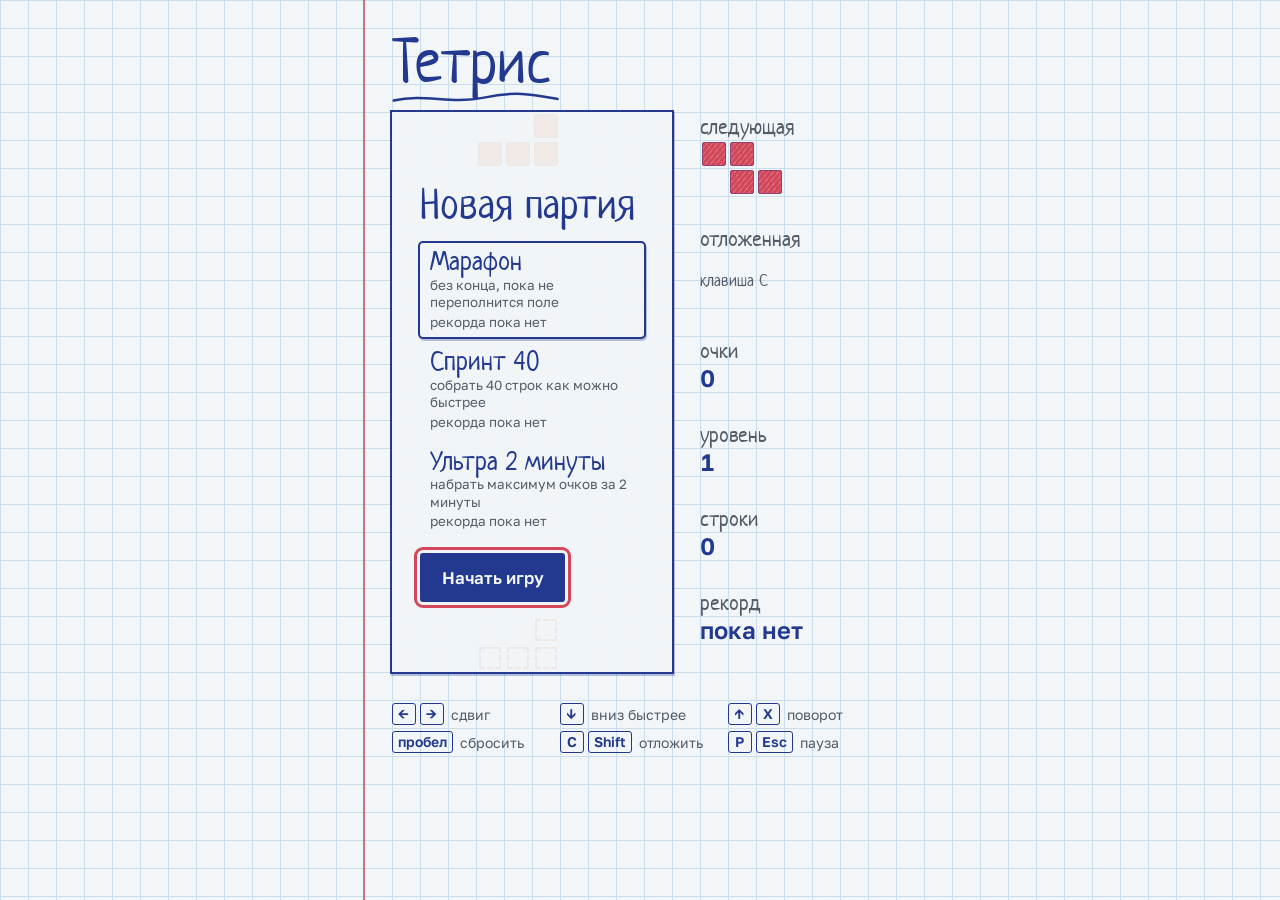
<file: practices/practice_04/tetris/index.html>
<!doctype html>
<html lang="ru">
  <head>
    <meta charset="utf-8" />
    <meta name="viewport" content="width=device-width, initial-scale=1" />
    <title>Тетрис</title>
    <meta name="description" content="Тетрис на листе в клетку: собирайте полные строки." />
    <link rel="preconnect" href="https://fonts.googleapis.com" />
    <link rel="preconnect" href="https://fonts.gstatic.com" crossorigin />
    <link
      rel="stylesheet"
      href="https://fonts.googleapis.com/css2?family=Golos+Text:wght@400;600&family=Neucha&display=swap"
    />
    <link rel="stylesheet" href="src/styles.css" />
    <script type="module" src="src/ui.js"></script>
  </head>
  <body>
    <main class="sheet">
      <div class="layout">
        <h1 class="title">
          Тетрис
          <svg class="title-underline" viewBox="0 0 200 12" preserveAspectRatio="none" aria-hidden="true">
            <path d="M2 8 C 40 3, 70 11, 110 6 S 170 4, 198 7" />
          </svg>
        </h1>

        <section class="board-wrap" id="board-wrap" tabindex="-1" aria-label="Игровое поле">
          <div class="board" id="board" aria-hidden="true"></div>

          <div class="caption" id="caption" aria-hidden="true" hidden></div>

          <div class="overlay" id="screen-start" role="dialog" aria-labelledby="start-title">
            <h2 class="overlay-title" id="start-title">Новая партия</h2>
            <div class="modes" id="mode-list" role="group" aria-label="Режим игры"></div>
            <button class="button" type="button" id="start-button" autofocus>Начать игру</button>
          </div>

          <div class="overlay" id="screen-pause" role="dialog" aria-labelledby="pause-title" hidden>
            <h2 class="overlay-title overlay-title--mark" id="pause-title">Пауза</h2>
            <p class="overlay-text" id="pause-time-line" hidden>Время остановлено: <strong id="pause-time"></strong></p>
            <p class="overlay-text">Нажмите P или Esc, чтобы продолжить.</p>
            <div class="overlay-actions">
              <button class="button" type="button" id="resume-button">Продолжить</button>
              <button class="button button--quiet" type="button" id="menu-button">К выбору режима</button>
            </div>
          </div>

          <div class="overlay" id="screen-over" role="dialog" aria-labelledby="over-title" hidden>
            <h2 class="overlay-title overlay-title--mark" id="over-title">Игра окончена</h2>
            <div aria-live="polite">
              <p class="overlay-text" id="over-summary"></p>
              <p class="overlay-text" id="over-best" hidden></p>
              <p class="overlay-mark" id="over-mark" hidden>Это новый рекорд.</p>
            </div>
            <div class="overlay-actions">
              <button class="button" type="button" id="again-button">Играть снова</button>
              <button class="button button--quiet" type="button" id="modes-button">Выбрать режим</button>
            </div>
          </div>
        </section>

        <aside class="side" aria-label="Состояние игры">
          <div class="stat stat--next">
            <span class="label" id="next-label">следующая</span>
            <div class="preview" id="next" role="img" aria-labelledby="next-label"></div>
          </div>
          <div class="stat stat--next">
            <span class="label" id="hold-label">отложенная</span>
            <div class="preview preview--hold" id="hold" role="img" aria-labelledby="hold-label">
              <span class="hold-hint" id="hold-hint"><span class="hint-keys">клавиша C</span><span class="hint-touch">кнопка ⇄</span></span>
            </div>
          </div>
          <div class="stat" id="time-stat" hidden>
            <span class="label" id="time-label">время</span>
            <output class="value" id="time" aria-labelledby="time-label">0:00,00</output>
          </div>
          <div class="stat">
            <span class="label" id="score-label">очки</span>
            <output class="value" id="score" aria-labelledby="score-label">0</output>
          </div>
          <div class="stat" id="level-stat">
            <span class="label" id="level-label">уровень</span>
            <output class="value" id="level" aria-labelledby="level-label">1</output>
          </div>
          <div class="stat" id="lines-stat">
            <span class="label" id="lines-label">строки</span>
            <output class="value" id="lines" aria-labelledby="lines-label">0</output>
          </div>
          <div class="stat" id="record-stat" hidden>
            <span class="label" id="record-label">рекорд</span>
            <output class="value" id="record" aria-labelledby="record-label">0</output>
          </div>
        </aside>

        <dl class="keys" aria-label="Клавиши">
          <div><dt><kbd>←</kbd> <kbd>→</kbd></dt><dd>сдвиг</dd></div>
          <div><dt><kbd>↓</kbd></dt><dd>вниз быстрее</dd></div>
          <div><dt><kbd>↑</kbd> <kbd>X</kbd></dt><dd>поворот</dd></div>
          <div><dt><kbd>пробел</kbd></dt><dd>сбросить</dd></div>
          <div><dt><kbd>C</kbd> <kbd>Shift</kbd></dt><dd>отложить</dd></div>
          <div><dt><kbd>P</kbd> <kbd>Esc</kbd></dt><dd>пауза</dd></div>
        </dl>

        <div class="touch" aria-label="Кнопки управления">
          <button class="touch-button" type="button" data-action="left" aria-label="Сдвиг влево">←</button>
          <button class="touch-button" type="button" data-action="rotate" aria-label="Поворот">↻</button>
          <button class="touch-button" type="button" data-action="right" aria-label="Сдвиг вправо">→</button>
          <button class="touch-button" type="button" data-action="soft" aria-label="Вниз быстрее">↓</button>
          <button class="touch-button" type="button" data-action="hard" aria-label="Сбросить вниз">⤓</button>
          <button class="touch-button" type="button" data-action="hold" aria-label="Отложить фигуру">⇄</button>
          <button class="touch-button" type="button" data-action="pause" aria-label="Пауза">ǁ</button>
        </div>

        <p class="visually-hidden" id="announcer" aria-live="polite"></p>
      </div>
    </main>
  </body>
</html>
</file>
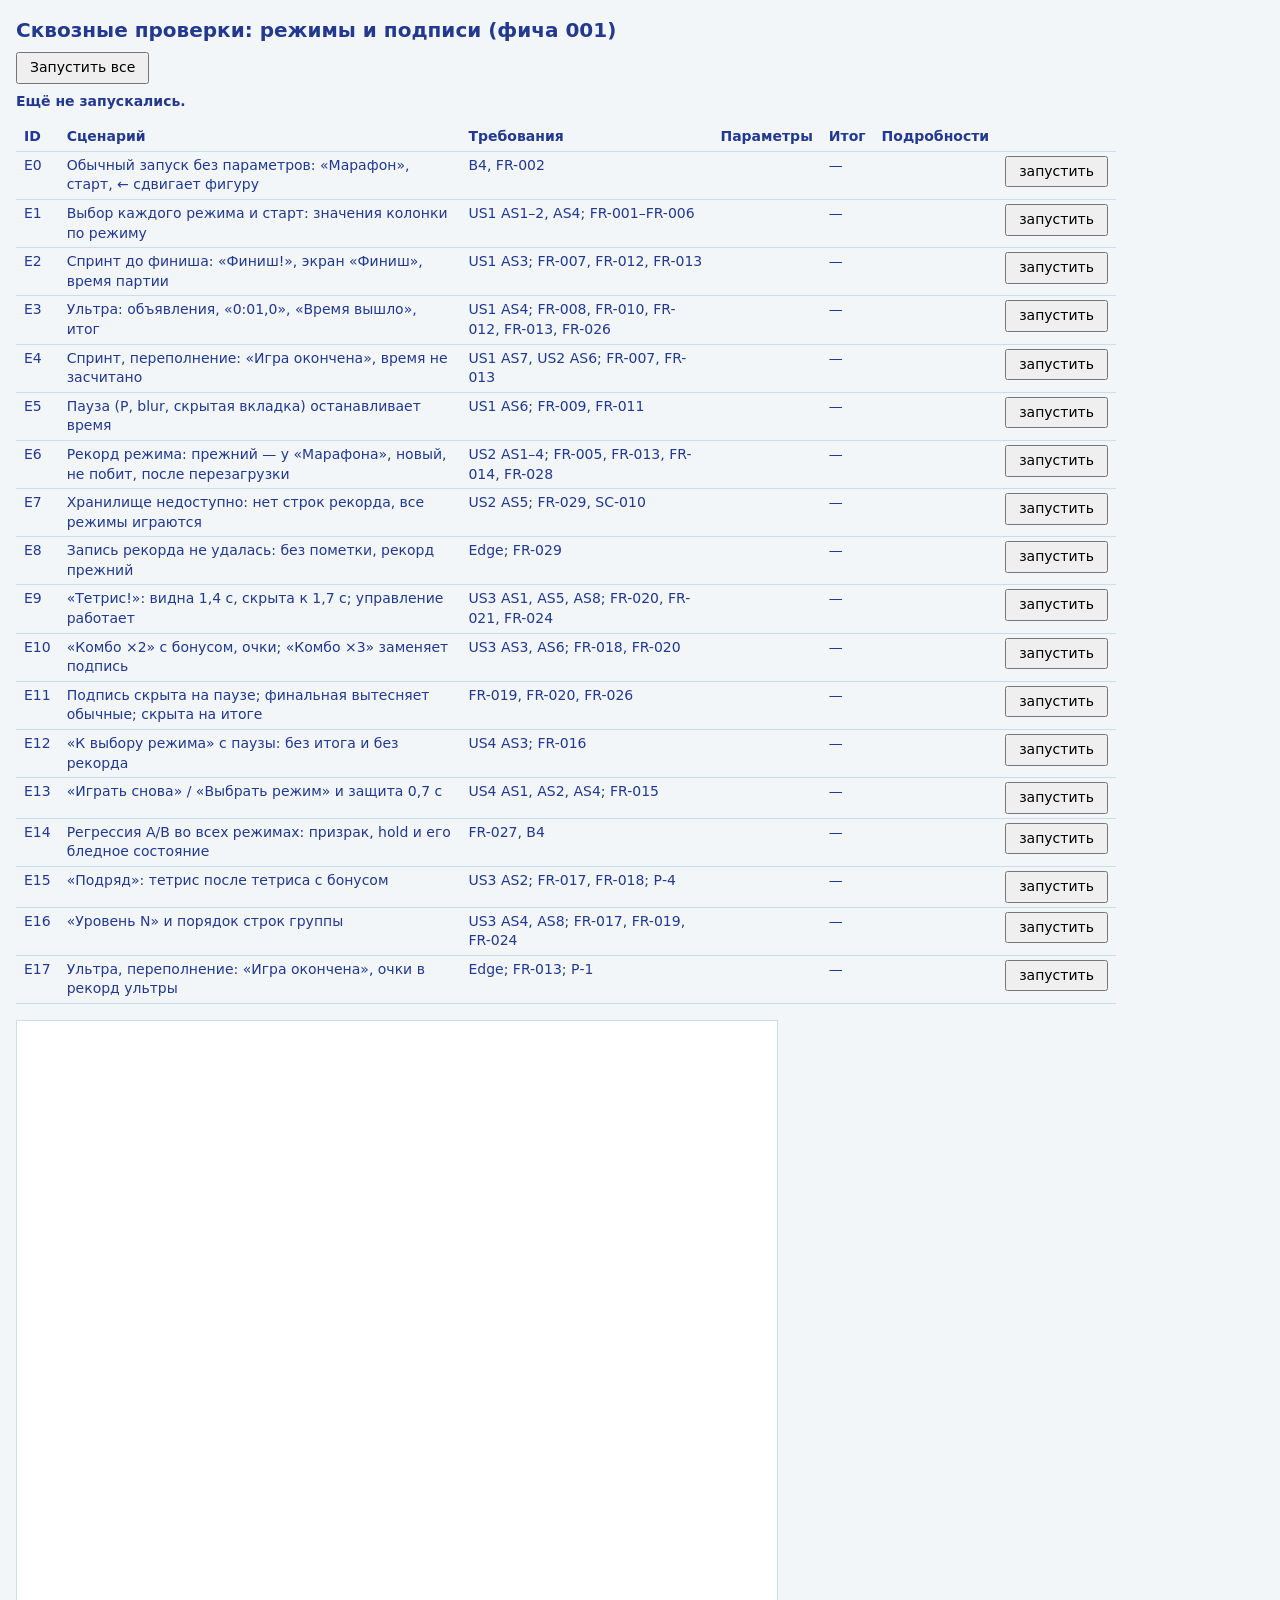
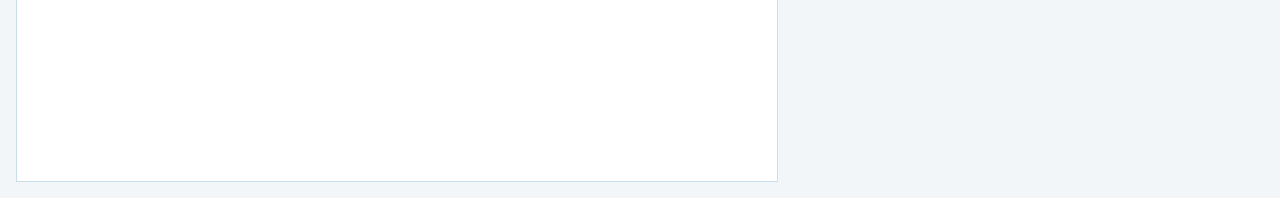
<file: practices/practice_04/tetris/tests/e2e/index.html>
<!doctype html>
<html lang="ru">
  <head>
    <meta charset="utf-8" />
    <meta name="viewport" content="width=device-width, initial-scale=1" />
    <title>e2e: тетрис</title>
    <style>
      /* Служебная страница проверок, не часть игры: системные шрифты, без внешних ресурсов. */
      :root {
        --ink: #22398f;
        --graphite: #555b66;
        --pass: #2f9b67;
        --fail: #d2475a;
        --paper: #f2f6f9;
      }
      body {
        margin: 0;
        padding: 16px;
        background: var(--paper);
        color: var(--ink);
        font: 14px/1.4 system-ui, sans-serif;
      }
      h1 {
        margin: 0 0 8px;
        font-size: 20px;
      }
      #summary {
        margin: 8px 0 12px;
        font-weight: 600;
      }
      table {
        border-collapse: collapse;
        width: 100%;
        max-width: 1100px;
      }
      th,
      td {
        padding: 4px 8px;
        border-bottom: 1px solid #c9ddea;
        text-align: left;
        vertical-align: top;
      }
      td.params,
      td.details {
        color: var(--graphite);
        font-size: 12px;
        word-break: break-word;
      }
      td.PASS {
        color: var(--pass);
        font-weight: 600;
      }
      td.FAIL {
        color: var(--fail);
        font-weight: 600;
      }
      button {
        font: inherit;
        padding: 4px 12px;
      }
      iframe {
        display: block;
        width: 760px;
        height: 760px;
        max-width: 100%;
        margin-top: 16px;
        border: 1px solid #c9ddea;
        background: #fff;
      }
    </style>
  </head>
  <body>
    <h1>Сквозные проверки: режимы и подписи (фича 001)</h1>
    <button type="button" id="run-all">Запустить все</button>
    <p id="summary" aria-live="polite">Ещё не запускались.</p>
    <table>
      <thead>
        <tr><th>ID</th><th>Сценарий</th><th>Требования</th><th>Параметры</th><th>Итог</th><th>Подробности</th><th></th></tr>
      </thead>
      <tbody id="rows"></tbody>
    </table>
    <iframe id="game" title="Игра под проверкой"></iframe>

    <script type="module">
      import { scenarios, runScenario } from "./harness.js";
      import "./scenarios/base.js";
      import "./scenarios/us1.js";
      import "./scenarios/us2.js";
      import "./scenarios/us3.js";
      import "./scenarios/us4.js";

      const order = (id) => Number(id.slice(1));
      scenarios.sort((a, b) => order(a.id) - order(b.id));

      const frame = document.getElementById("game");
      const rows = document.getElementById("rows");
      const summary = document.getElementById("summary");
      const results = new Map();
      const cells = new Map();

      for (const item of scenarios) {
        const tr = document.createElement("tr");
        tr.innerHTML = `<td>${item.id}</td><td>${item.title}</td><td>${item.refs}</td><td class="params"></td><td class="status">—</td><td class="details"></td><td><button type="button">запустить</button></td>`;
        tr.querySelector("button").addEventListener("click", () => runList([item]));
        rows.append(tr);
        cells.set(item.id, tr);
      }

      function show(result) {
        const tr = cells.get(result.id);
        tr.querySelector(".params").textContent = result.params;
        const status = tr.querySelector(".status");
        status.textContent = result.status;
        status.className = `status ${result.status}`;
        tr.querySelector(".details").textContent = result.details;
      }

      function report(done) {
        const all = [...results.values()];
        const passed = all.filter((r) => r.status === "PASS").length;
        const text = `${passed} из ${all.length} PASS`;
        summary.textContent = done ? text : `${text} — идёт прогон…`;
        if (done) document.title = `e2e: ${passed === all.length && all.length > 0 ? "PASS" : "FAIL"}`;
      }

      let running = false;
      async function runList(list) {
        if (running) return;
        running = true;
        if (list.length > 1) results.clear();
        document.title = "e2e: идёт прогон";
        for (const item of list) {
          cells.get(item.id).querySelector(".status").textContent = "…";
          const result = await runScenario(frame, item);
          results.set(item.id, result);
          show(result);
          report(false);
        }
        report(true);
        running = false;
      }

      document.getElementById("run-all").addEventListener("click", () => runList(scenarios));
      if (new URLSearchParams(location.search).has("run")) runList(scenarios);
    </script>
  </body>
</html>
</file>
<file: practices/practice_04/tetris/src/styles.css>
/* «Тетрадь в клетку»: план — docs/design-plan.md.
   Цвета, размер клетки и шрифты — только здесь, в :root; ниже — ссылки на них. */

:root {
  --paper: #f2f6f9;
  --grid: #c9ddea;
  --ink: #22398f;
  --graphite: #555b66;
  --mark: #d2475a;

  --piece-i: #3a7bd5;
  --piece-o: #e8a317;
  --piece-t: #8e4fc2;
  --piece-s: #2f9b67;
  --piece-z: #d2475a;
  --piece-j: #22398f;
  --piece-l: #e5782f;

  --font-hand: "Neucha", "Segoe Print", "Bradley Hand", cursive;
  --font-text: "Golos Text", "Segoe UI", system-ui, sans-serif;

  --cell: 28px;
  --side-cols: 7;
  --layout-cols: 20;
}

@media (max-height: 820px) {
  :root {
    --cell: 24px;
  }
}

@media (max-height: 640px) {
  :root {
    --cell: 20px;
  }
}

/* 17 колонок × 21px = 357px — помещается в 360px. */
@media (max-width: 599px) {
  :root {
    --cell: 21px;
    --side-cols: 4;
    --layout-cols: 17;
  }
}

/* ---------- лист ---------- */

* {
  box-sizing: border-box;
}

/* Атрибут hidden сильнее display у блоков (.stat, .overlay-text и др.). */
[hidden] {
  display: none !important;
}

.visually-hidden {
  position: absolute;
  width: 1px;
  height: 1px;
  margin: -1px;
  overflow: hidden;
  clip: rect(0 0 0 0);
  white-space: nowrap;
}

html {
  background: var(--paper);
  color: var(--ink);
  font-family: var(--font-text);
}

body {
  margin: 0;
  background: var(--paper);
}

.sheet {
  min-height: 100vh;
  min-height: 100dvh;
  padding-block: var(--cell);
  overflow: clip;
  background-color: var(--paper);
  background-image:
    linear-gradient(to right, var(--grid) 1px, transparent 1px),
    linear-gradient(to bottom, var(--grid) 1px, transparent 1px);
  background-size: var(--cell) var(--cell);
}

/* Сетка раскладки совпадает с сеткой листа: все дорожки — ровно одна клетка,
   отступ слева округлён до целой клетки. */
.layout {
  --layout-w: calc(var(--cell) * var(--layout-cols));
  position: relative;
  display: grid;
  grid-template-columns:
    [margin] var(--cell) var(--cell)
    [board] repeat(10, var(--cell))
    [mid] var(--cell)
    [side] repeat(var(--side-cols), var(--cell));
  grid-template-rows:
    repeat(3, var(--cell))
    [field] repeat(20, var(--cell))
    var(--cell)
    [touch] repeat(2, var(--cell));
  width: var(--layout-w);
  margin-left: var(--cell);
  margin-left: max(0px, round(down, calc((100% - var(--layout-w)) / 2), var(--cell)));
}

/* Красная линия полей. */
.layout::before {
  content: "";
  position: absolute;
  top: -100vh;
  bottom: -100vh;
  left: calc(var(--cell) - 1px);
  width: 2px;
  background: var(--mark);
  opacity: 0.75;
}

/* ---------- заголовок ---------- */

.title {
  grid-column: board / -1;
  grid-row: 1 / span 3;
  align-self: end;
  justify-self: start;
  position: relative;
  margin: 0 0 calc(var(--cell) * 0.7);
  font-family: var(--font-hand);
  font-weight: 400;
  font-size: calc(var(--cell) * 2.2);
  line-height: 1;
  color: var(--ink);
}

.title-underline {
  position: absolute;
  left: 0;
  right: -0.15em;
  bottom: -0.22em;
  width: calc(100% + 0.15em);
  height: 0.28em;
  overflow: visible;
}

.title-underline path {
  fill: none;
  stroke: var(--ink);
  stroke-width: 2.5;
  stroke-linecap: round;
  vector-effect: non-scaling-stroke;
  stroke-dasharray: 260;
  stroke-dashoffset: 260;
  animation: draw-line 900ms ease-out 250ms forwards;
}

@keyframes draw-line {
  to {
    stroke-dashoffset: 0;
  }
}

/* ---------- поле ---------- */

.board-wrap {
  grid-column: board / span 10;
  grid-row: field / span 20;
  position: relative;
}

/* Поле получает фокус только программно (tabindex="-1"), чтобы клавиши
   не уходили в скрытые кнопки; его обводка ручкой уже видна. */
.board-wrap:focus-visible {
  outline: none;
}

.board,
.preview {
  display: grid;
  grid-template-columns: repeat(var(--cols), var(--cell));
  grid-auto-rows: var(--cell);
}

.board {
  --cols: 10;
  height: 100%;
  /* Обводка ручкой: основная линия и чуть смещённый второй проход. */
  box-shadow:
    0 0 0 2px var(--ink),
    1px 2px 0 2px color-mix(in srgb, var(--ink) 30%, transparent);
}

.cell {
  position: relative;
}

.cell[data-p]::before {
  content: "";
  position: absolute;
  inset: 2px;
  border: 1.5px solid color-mix(in srgb, var(--c), var(--ink) 35%);
  border-radius: 2px;
  background-color: var(--c);
  /* Штрихи фломастера. */
  background-image: repeating-linear-gradient(
    -50deg,
    transparent 0 3px,
    color-mix(in srgb, var(--paper) 22%, transparent) 3px 4px
  );
}

/* Призрачная фигура — карандашная намётка: пунктир цвета фигуры, без заливки. */
.cell[data-g]:not([data-p])::before {
  content: "";
  position: absolute;
  inset: 3px;
  border: 2px dashed color-mix(in srgb, var(--c), var(--ink) 20%);
  border-radius: 2px;
}

[data-p="I"], [data-g="I"] { --c: var(--piece-i); }
[data-p="O"], [data-g="O"] { --c: var(--piece-o); }
[data-p="T"], [data-g="T"] { --c: var(--piece-t); }
[data-p="S"], [data-g="S"] { --c: var(--piece-s); }
[data-p="Z"], [data-g="Z"] { --c: var(--piece-z); }
[data-p="J"], [data-g="J"] { --c: var(--piece-j); }
[data-p="L"], [data-g="L"] { --c: var(--piece-l); }

/* ---------- экраны поверх поля ---------- */

.overlay {
  position: absolute;
  inset: 0;
  display: flex;
  flex-direction: column;
  align-items: flex-start;
  justify-content: center;
  gap: calc(var(--cell) * 0.6);
  padding: var(--cell);
  background: color-mix(in srgb, var(--paper) 90%, transparent);
  animation: appear 180ms ease-out;
}

.overlay[hidden] {
  display: none;
}

@keyframes appear {
  from {
    opacity: 0;
  }
}

.overlay-title {
  margin: 0;
  font-family: var(--font-hand);
  font-weight: 400;
  font-size: calc(var(--cell) * 1.5);
  line-height: 1.05;
  color: var(--ink);
}

/* Красная ручка — только для событий. */
.overlay-title--mark {
  color: var(--mark);
}

.overlay-text {
  margin: 0;
  max-width: 26ch;
  font-size: max(14px, calc(var(--cell) * 0.6));
  line-height: 1.45;
  color: var(--graphite);
}

.overlay-text strong {
  color: var(--ink);
  font-weight: 600;
  font-variant-numeric: tabular-nums;
}

/* Новый рекорд — пометка красной ручкой. */
.overlay-mark {
  display: block;
  margin-top: 0.35em;
  font-family: var(--font-hand);
  font-size: 1.3em;
  line-height: 1.1;
  color: var(--mark);
}

.button {
  min-height: calc(var(--cell) * 1.75);
  padding: 0 calc(var(--cell) * 0.7);
  border: 2px solid var(--ink);
  border-radius: 3px;
  background: var(--ink);
  color: var(--paper);
  font-family: var(--font-text);
  font-weight: 600;
  font-size: max(15px, calc(var(--cell) * 0.6));
  cursor: pointer;
}

.button:hover {
  background: color-mix(in srgb, var(--ink), var(--graphite) 35%);
}

:focus-visible {
  outline: 3px solid var(--ink);
  outline-offset: 3px;
}

.button:focus-visible {
  outline-color: var(--mark);
}

/* Второе действие экрана — контур ручкой, главное остаётся одно. */
.button--quiet {
  background: var(--paper);
  color: var(--ink);
}

.button--quiet:hover {
  background: color-mix(in srgb, var(--ink) 10%, var(--paper));
}

.overlay-actions {
  display: flex;
  flex-wrap: wrap;
  gap: calc(var(--cell) * 0.4);
}

.overlay-big {
  font-size: calc(var(--cell) * 1.2);
}

/* ---------- выбор режима: обведите вариант ответа ---------- */

.modes {
  display: flex;
  flex-direction: column;
  gap: calc(var(--cell) * 0.2);
  width: 100%;
}

.mode {
  display: grid;
  gap: 0.15em;
  padding: calc(var(--cell) * 0.2) calc(var(--cell) * 0.35);
  border: 0;
  border-radius: 3px;
  background: transparent;
  color: var(--ink);
  font-family: var(--font-text);
  text-align: left;
  cursor: pointer;
}

/* Выбранный вариант обведён ручкой — как поле: линия и смещённый второй проход. */
.mode[aria-pressed="true"] {
  box-shadow:
    0 0 0 2px var(--ink),
    1px 2px 0 2px color-mix(in srgb, var(--ink) 30%, transparent);
}

.mode-name {
  font-family: var(--font-hand);
  font-size: calc(var(--cell) * 0.95);
  line-height: 1;
}

.mode-goal,
.mode-record {
  font-size: max(12px, calc(var(--cell) * 0.48));
  line-height: 1.3;
  color: var(--graphite);
}

.mode-record {
  font-variant-numeric: tabular-nums;
}

/* ---------- подписи событий: замечание учителя красной ручкой ---------- */

.caption {
  position: absolute;
  left: 0;
  right: 0;
  top: 55%;
  display: flex;
  flex-direction: column;
  align-items: center;
  pointer-events: none;
  transform: rotate(-4deg);
  font-family: var(--font-hand);
  color: var(--mark);
  text-align: center;
}

.caption-line {
  font-size: calc(var(--cell) * 1.4);
  line-height: 1.05;
  white-space: nowrap;
  /* Бумажный ореол: подпись читается поверх фигур. */
  text-shadow:
    0 0 3px var(--paper),
    0 0 3px var(--paper),
    0 0 6px var(--paper);
  animation: caption-in 150ms ease-out;
}

.caption-line--bonus {
  font-size: calc(var(--cell) * 0.9);
}

.caption[data-final] .caption-line {
  font-size: calc(var(--cell) * 1.8);
}

@keyframes caption-in {
  from {
    opacity: 0;
    transform: translateY(4px);
  }
}

/* Последние секунды ультры — красной ручкой. */
.value[data-urgent] {
  color: var(--mark);
}

/* ---------- пометки на полях ---------- */

/* Колонка — стопка блоков, высота каждого кратна клетке, поэтому
   подписи и цифры ложатся на линии листа. */
.side {
  grid-column: side / span var(--side-cols);
  grid-row: field / span 20;
  display: flex;
  flex-direction: column;
}

.stat {
  display: grid;
  grid-template-rows: var(--cell) var(--cell);
  margin-bottom: var(--cell);
}

.stat--next {
  grid-template-rows: var(--cell) calc(var(--cell) * 2);
}

.label {
  align-self: end;
  padding-bottom: 0.12em;
  font-family: var(--font-hand);
  font-size: calc(var(--cell) * 0.8);
  line-height: 1;
  color: var(--graphite);
}

.value {
  font-weight: 600;
  font-size: calc(var(--cell) * 0.85);
  line-height: var(--cell);
  font-variant-numeric: tabular-nums;
  color: var(--ink);
}

.preview {
  --cols: 4;
}

/* Отложенная фигура: пока hold израсходован — бледная, как вычеркнутая. */
.preview--hold {
  position: relative;
}

.preview--hold[data-used] {
  opacity: 0.35;
}

.hold-hint {
  position: absolute;
  inset: 0;
  display: none;
  align-items: center;
  font-family: var(--font-hand);
  font-size: calc(var(--cell) * 0.6);
  color: var(--graphite);
}

.preview--hold[data-empty] .hold-hint {
  display: flex;
}

.hint-touch {
  display: none;
}

/* Сноска под полем: легенда клавиш, три колонки на линиях листа. */
.keys {
  grid-column: board / -1;
  grid-row: touch / span 2;
  display: grid;
  grid-template-columns: repeat(3, 1fr);
  grid-auto-rows: var(--cell);
  margin: 0;
  font-size: max(12px, calc(var(--cell) * 0.5));
  color: var(--graphite);
}

.keys div {
  display: flex;
  align-items: center;
  gap: 0.5em;
  white-space: nowrap;
}

.keys dt,
.keys dd {
  margin: 0;
}

kbd {
  display: inline-block;
  min-width: 1.7em;
  padding: 0.05em 0.35em;
  border: 1.5px solid var(--ink);
  border-radius: 3px;
  font-family: var(--font-text);
  font-weight: 600;
  line-height: 1.3;
  text-align: center;
  color: var(--ink);
}

/* ---------- кнопки для касаний ---------- */

.touch {
  grid-column: board / -1;
  grid-row: touch / span 2;
  display: none;
  gap: calc(var(--cell) * 0.25);
}

.touch-button {
  flex: 1;
  border: 2px solid var(--ink);
  border-radius: 3px;
  background: var(--paper);
  color: var(--ink);
  font-family: var(--font-text);
  font-weight: 600;
  font-size: calc(var(--cell) * 0.95);
  touch-action: manipulation;
  user-select: none;
  cursor: pointer;
}

.touch-button:active {
  background: color-mix(in srgb, var(--ink) 15%, var(--paper));
}

/* ---------- узкий экран и касания ---------- */

/* Где есть кнопки для касаний, они занимают место сноски с клавишами. */
@media (max-width: 599px), (pointer: coarse) {
  .touch {
    display: flex;
  }

  .keys,
  .hint-keys {
    display: none;
  }

  .hint-touch {
    display: inline;
  }
}

/* ---------- без декоративного движения ---------- */

@media (prefers-reduced-motion: reduce) {
  .title-underline path {
    animation: none;
    stroke-dashoffset: 0;
  }

  .overlay,
  .caption-line {
    animation: none;
  }
}
</file>
